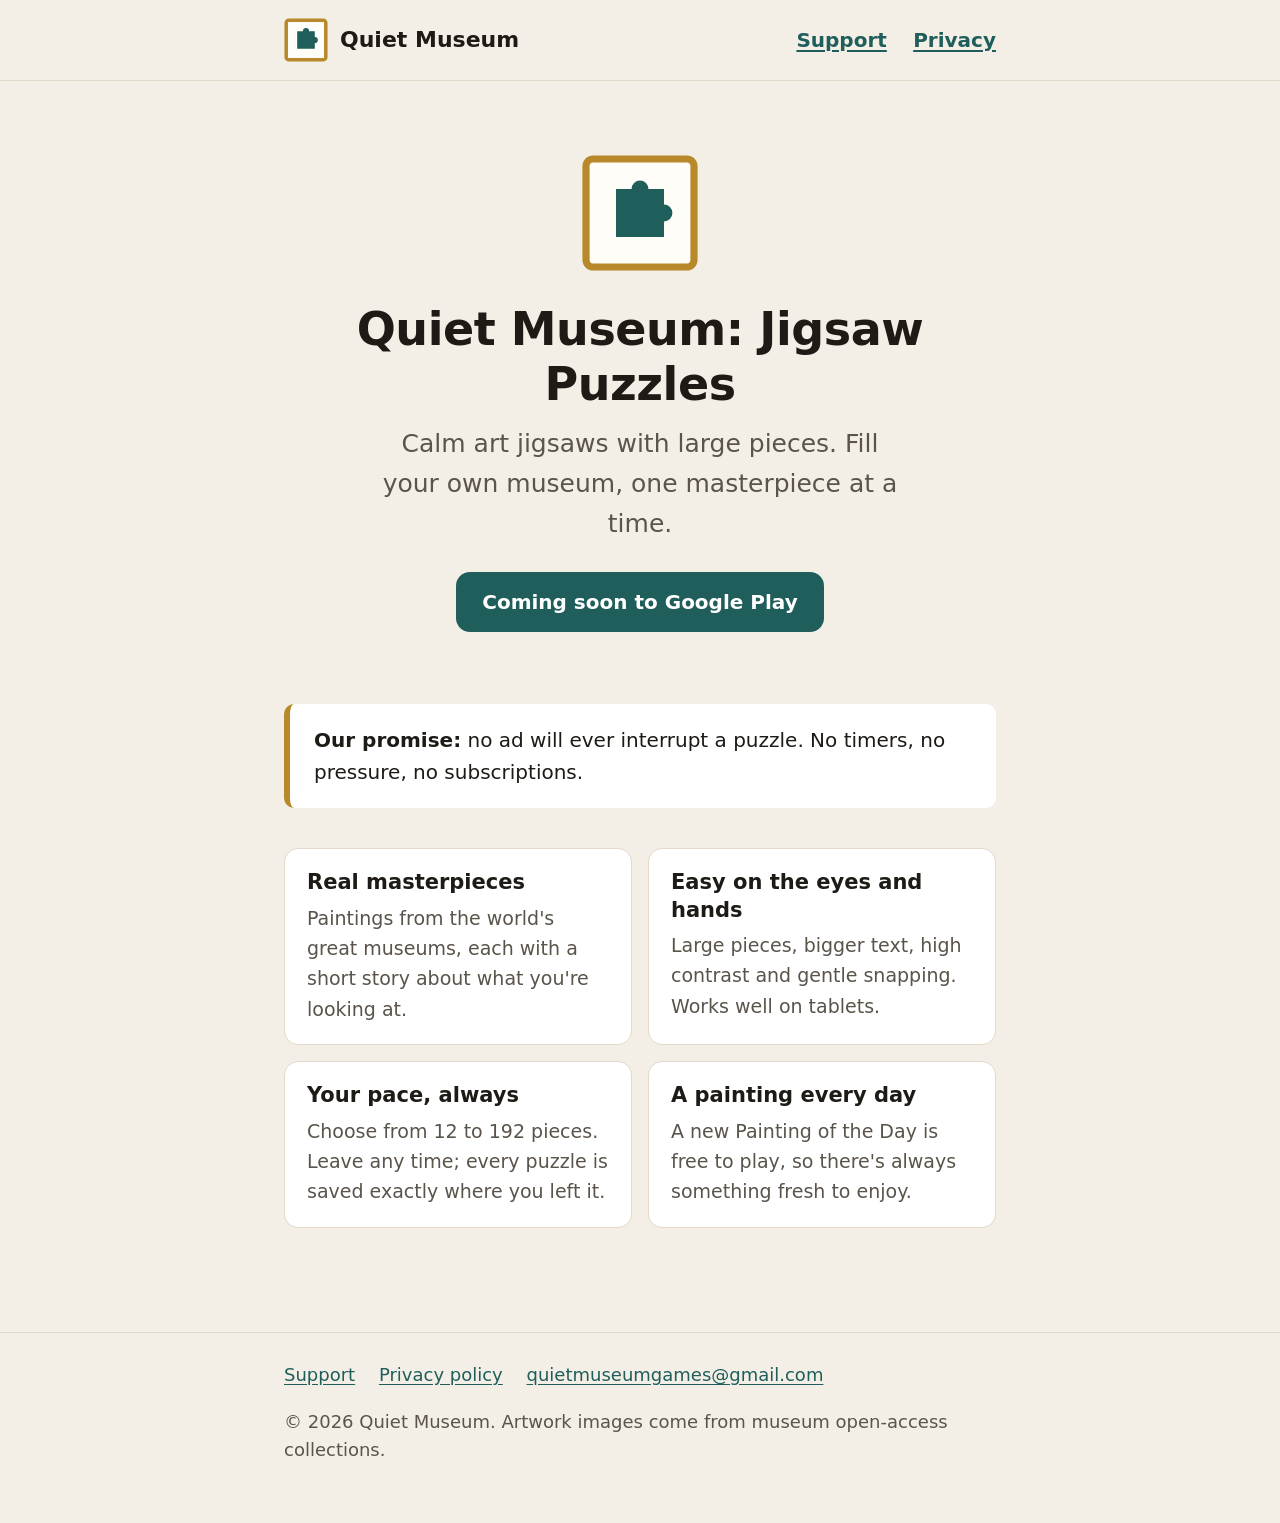
<file: index.html>
<!DOCTYPE html>
<html lang="en">
<head>
  <meta charset="utf-8">
  <meta name="viewport" content="width=device-width, initial-scale=1">
  <title>Quiet Museum: Jigsaw Puzzles</title>
  <meta name="description" content="Calm art jigsaw puzzles with large pieces, made for relaxing. No ads during puzzles, ever. Coming soon to Google Play.">
  <link rel="stylesheet" href="/style.css">
  <link rel="icon" href="data:image/svg+xml,%3Csvg xmlns='http://www.w3.org/2000/svg' viewBox='0 0 100 100'%3E%3Crect x='5' y='5' width='90' height='90' rx='6' fill='%23F4EFE6' stroke='%23B8892B' stroke-width='8'/%3E%3Cpath d='M30 30H43a7 7 0 1 1 14 0H70V43a7 7 0 1 1 0 14V70H30Z' fill='%231F5E5B'/%3E%3C/svg%3E">
</head>
<body>
  <header class="site">
    <div class="wrap">
      <a class="brand" href="/">
        <svg viewBox="0 0 100 100" aria-hidden="true"><rect x="5" y="5" width="90" height="90" rx="6" fill="#FFFDF8" stroke="#B8892B" stroke-width="8"/><path d="M30 30H43a7 7 0 1 1 14 0H70V43a7 7 0 1 1 0 14V70H30Z" fill="#1F5E5B"/></svg>
        Quiet Museum
      </a>
      <nav class="site" aria-label="Main">
        <a href="/support/">Support</a>
        <a href="/privacy/">Privacy</a>
      </nav>
    </div>
  </header>

  <main>
    <div class="wrap">
      <section class="hero">
        <svg viewBox="0 0 100 100" role="img" aria-label="A jigsaw piece in a gold picture frame"><rect x="5" y="5" width="90" height="90" rx="6" fill="#FFFDF8" stroke="#B8892B" stroke-width="6"/><path d="M30 30H43a7 7 0 1 1 14 0H70V43a7 7 0 1 1 0 14V70H30Z" fill="#1F5E5B"/></svg>
        <h1>Quiet Museum: Jigsaw Puzzles</h1>
        <p class="tagline">Calm art jigsaws with large pieces. Fill your own museum, one masterpiece at a time.</p>
        <span class="badge">Coming soon to Google Play</span>
      </section>

      <div class="promise">
        <p><strong>Our promise:</strong> no ad will ever interrupt a puzzle. No timers, no pressure, no subscriptions.</p>
      </div>

      <div class="cards">
        <div class="card">
          <h2>Real masterpieces</h2>
          <p>Paintings from the world's great museums, each with a short story about what you're looking at.</p>
        </div>
        <div class="card">
          <h2>Easy on the eyes and hands</h2>
          <p>Large pieces, bigger text, high contrast and gentle snapping. Works well on tablets.</p>
        </div>
        <div class="card">
          <h2>Your pace, always</h2>
          <p>Choose from 12 to 192 pieces. Leave any time; every puzzle is saved exactly where you left it.</p>
        </div>
        <div class="card">
          <h2>A painting every day</h2>
          <p>A new Painting of the Day is free to play, so there's always something fresh to enjoy.</p>
        </div>
      </div>
    </div>
  </main>

  <footer class="site">
    <div class="wrap">
      <a href="/support/">Support</a>
      <a href="/privacy/">Privacy policy</a>
      <a href="mailto:quietmuseumgames@gmail.com">quietmuseumgames@gmail.com</a>
      <p>&copy; 2026 Quiet Museum. Artwork images come from museum open-access collections.</p>
    </div>
  </footer>
</body>
</html>
</file>
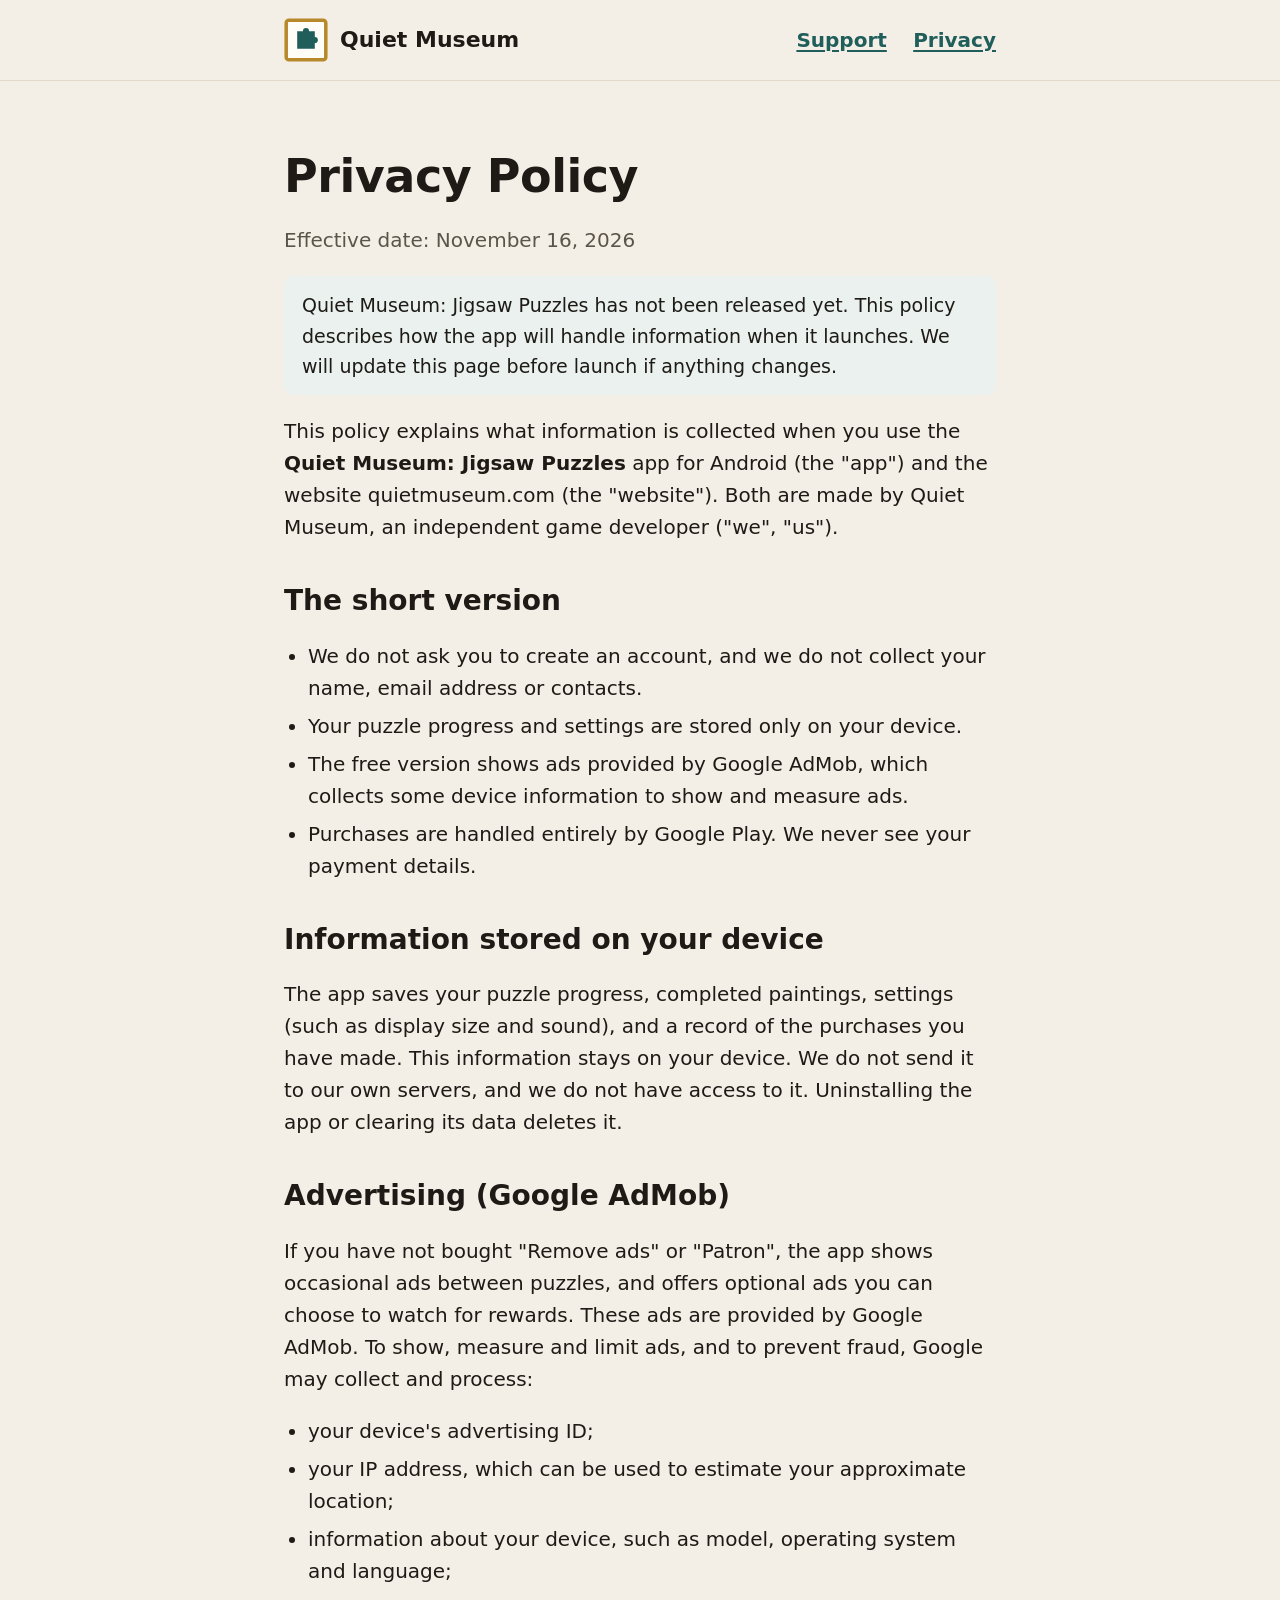
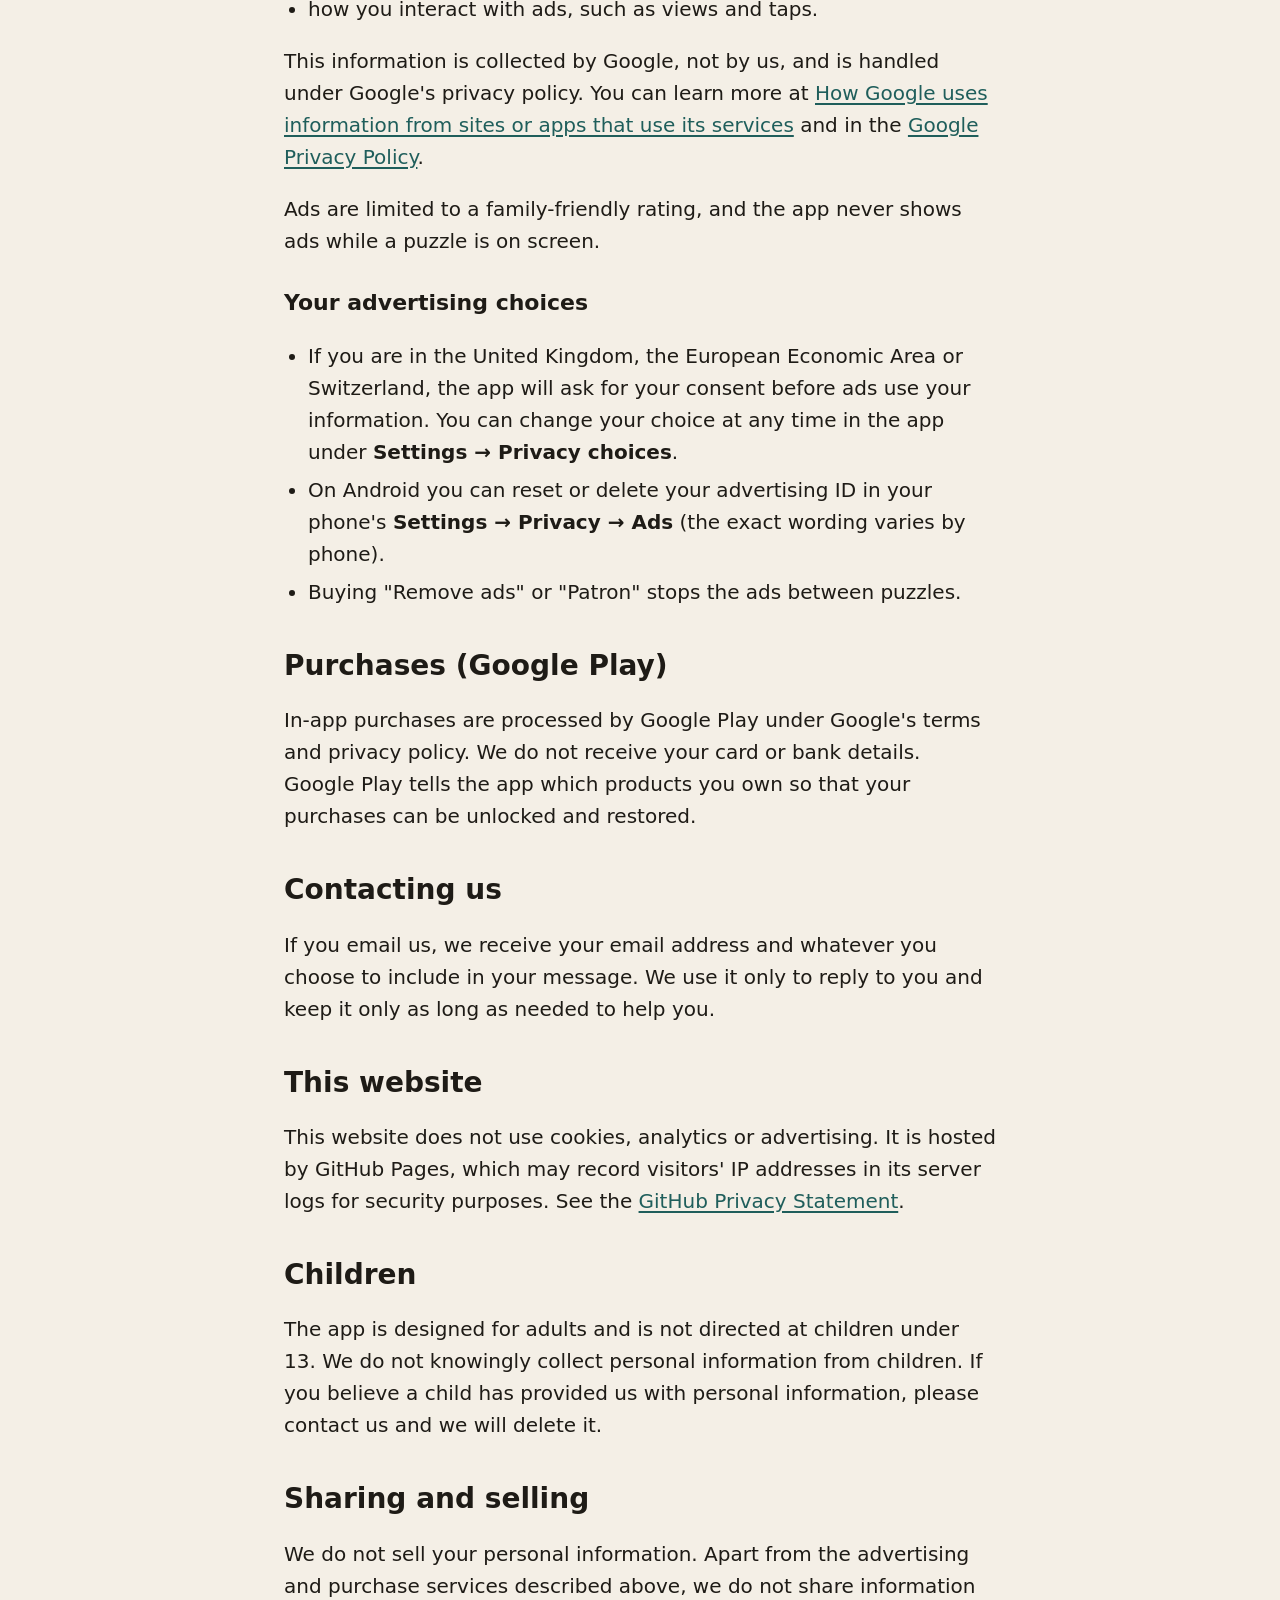
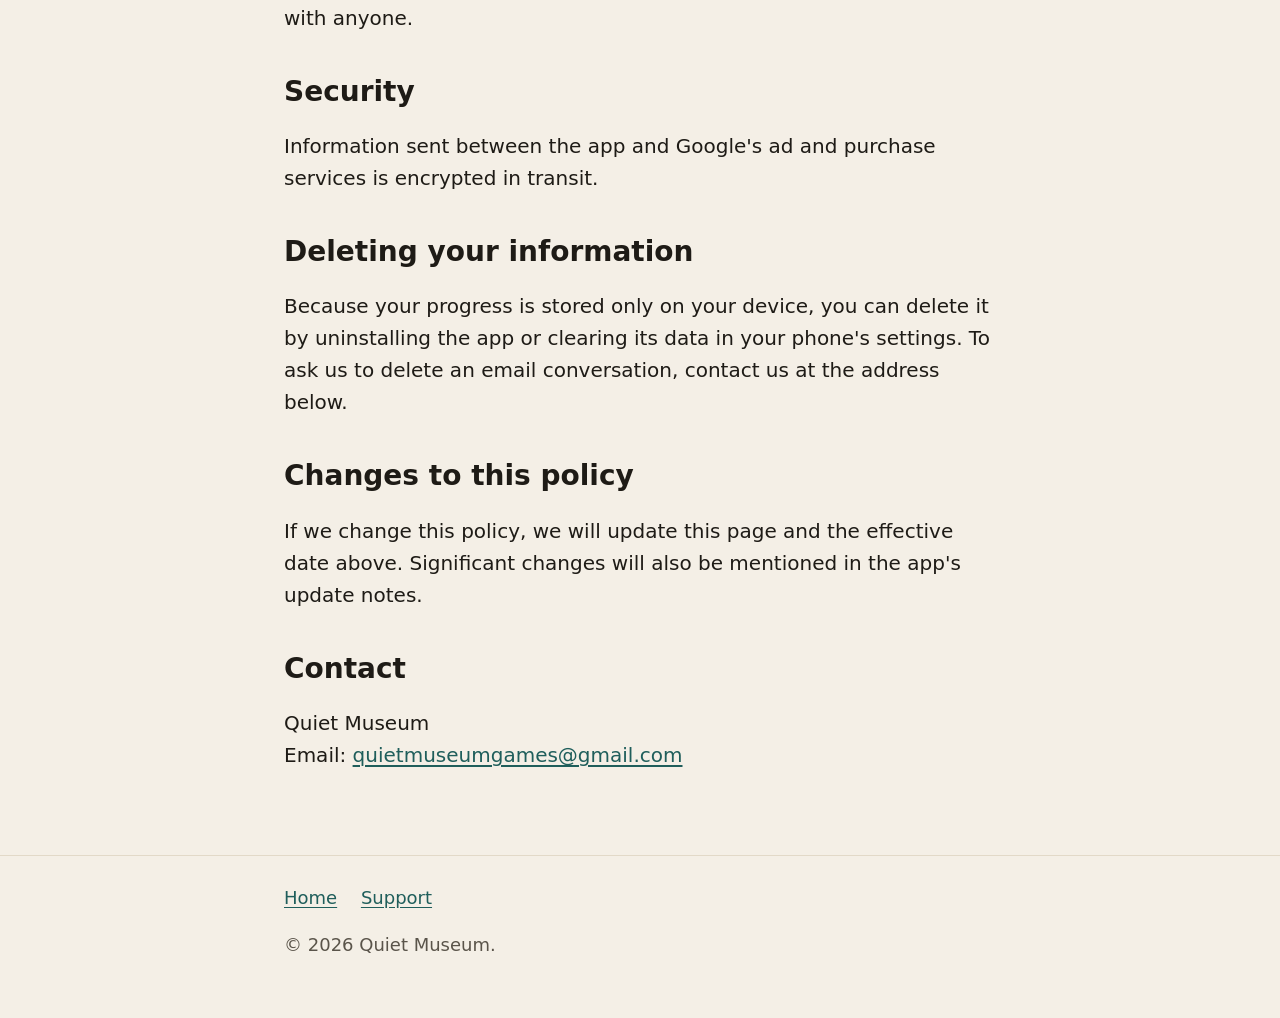
<file: privacy/index.html>
<!DOCTYPE html>
<html lang="en">
<head>
  <meta charset="utf-8">
  <meta name="viewport" content="width=device-width, initial-scale=1">
  <title>Privacy Policy · Quiet Museum</title>
  <meta name="description" content="Privacy policy for the Quiet Museum: Jigsaw Puzzles app and website.">
  <link rel="stylesheet" href="/style.css">
  <link rel="icon" href="data:image/svg+xml,%3Csvg xmlns='http://www.w3.org/2000/svg' viewBox='0 0 100 100'%3E%3Crect x='5' y='5' width='90' height='90' rx='6' fill='%23F4EFE6' stroke='%23B8892B' stroke-width='8'/%3E%3Cpath d='M30 30H43a7 7 0 1 1 14 0H70V43a7 7 0 1 1 0 14V70H30Z' fill='%231F5E5B'/%3E%3C/svg%3E">
</head>
<body>
  <header class="site">
    <div class="wrap">
      <a class="brand" href="/">
        <svg viewBox="0 0 100 100" aria-hidden="true"><rect x="5" y="5" width="90" height="90" rx="6" fill="#FFFDF8" stroke="#B8892B" stroke-width="8"/><path d="M30 30H43a7 7 0 1 1 14 0H70V43a7 7 0 1 1 0 14V70H30Z" fill="#1F5E5B"/></svg>
        Quiet Museum
      </a>
      <nav class="site" aria-label="Main">
        <a href="/support/">Support</a>
        <a href="/privacy/" aria-current="page">Privacy</a>
      </nav>
    </div>
  </header>

  <main>
    <div class="wrap">
      <h1>Privacy Policy</h1>
      <p class="muted">Effective date: November 16, 2026</p>

      <p class="note">Quiet Museum: Jigsaw Puzzles has not been released yet. This policy describes how the app will handle information when it launches. We will update this page before launch if anything changes.</p>

      <p>This policy explains what information is collected when you use the <strong>Quiet Museum: Jigsaw Puzzles</strong> app for Android (the "app") and the website quietmuseum.com (the "website"). Both are made by Quiet Museum, an independent game developer ("we", "us").</p>

      <h2>The short version</h2>
      <ul>
        <li>We do not ask you to create an account, and we do not collect your name, email address or contacts.</li>
        <li>Your puzzle progress and settings are stored only on your device.</li>
        <li>The free version shows ads provided by Google AdMob, which collects some device information to show and measure ads.</li>
        <li>Purchases are handled entirely by Google Play. We never see your payment details.</li>
      </ul>

      <h2>Information stored on your device</h2>
      <p>The app saves your puzzle progress, completed paintings, settings (such as display size and sound), and a record of the purchases you have made. This information stays on your device. We do not send it to our own servers, and we do not have access to it. Uninstalling the app or clearing its data deletes it.</p>

      <h2>Advertising (Google AdMob)</h2>
      <p>If you have not bought "Remove ads" or "Patron", the app shows occasional ads between puzzles, and offers optional ads you can choose to watch for rewards. These ads are provided by Google AdMob. To show, measure and limit ads, and to prevent fraud, Google may collect and process:</p>
      <ul>
        <li>your device's advertising ID;</li>
        <li>your IP address, which can be used to estimate your approximate location;</li>
        <li>information about your device, such as model, operating system and language;</li>
        <li>how you interact with ads, such as views and taps.</li>
      </ul>
      <p>This information is collected by Google, not by us, and is handled under Google's privacy policy. You can learn more at <a href="https://policies.google.com/technologies/partner-sites">How Google uses information from sites or apps that use its services</a> and in the <a href="https://policies.google.com/privacy">Google Privacy Policy</a>.</p>
      <p>Ads are limited to a family-friendly rating, and the app never shows ads while a puzzle is on screen.</p>

      <h3>Your advertising choices</h3>
      <ul>
        <li>If you are in the United Kingdom, the European Economic Area or Switzerland, the app will ask for your consent before ads use your information. You can change your choice at any time in the app under <strong>Settings → Privacy choices</strong>.</li>
        <li>On Android you can reset or delete your advertising ID in your phone's <strong>Settings → Privacy → Ads</strong> (the exact wording varies by phone).</li>
        <li>Buying "Remove ads" or "Patron" stops the ads between puzzles.</li>
      </ul>

      <h2>Purchases (Google Play)</h2>
      <p>In-app purchases are processed by Google Play under Google's terms and privacy policy. We do not receive your card or bank details. Google Play tells the app which products you own so that your purchases can be unlocked and restored.</p>

      <h2>Contacting us</h2>
      <p>If you email us, we receive your email address and whatever you choose to include in your message. We use it only to reply to you and keep it only as long as needed to help you.</p>

      <h2>This website</h2>
      <p>This website does not use cookies, analytics or advertising. It is hosted by GitHub Pages, which may record visitors' IP addresses in its server logs for security purposes. See the <a href="https://docs.github.com/en/site-policy/privacy-policies/github-general-privacy-statement">GitHub Privacy Statement</a>.</p>

      <h2>Children</h2>
      <p>The app is designed for adults and is not directed at children under 13. We do not knowingly collect personal information from children. If you believe a child has provided us with personal information, please contact us and we will delete it.</p>

      <h2>Sharing and selling</h2>
      <p>We do not sell your personal information. Apart from the advertising and purchase services described above, we do not share information with anyone.</p>

      <h2>Security</h2>
      <p>Information sent between the app and Google's ad and purchase services is encrypted in transit.</p>

      <h2>Deleting your information</h2>
      <p>Because your progress is stored only on your device, you can delete it by uninstalling the app or clearing its data in your phone's settings. To ask us to delete an email conversation, contact us at the address below.</p>

      <h2>Changes to this policy</h2>
      <p>If we change this policy, we will update this page and the effective date above. Significant changes will also be mentioned in the app's update notes.</p>

      <h2>Contact</h2>
      <p>Quiet Museum<br>
      Email: <a href="mailto:quietmuseumgames@gmail.com">quietmuseumgames@gmail.com</a></p>
    </div>
  </main>

  <footer class="site">
    <div class="wrap">
      <a href="/">Home</a>
      <a href="/support/">Support</a>
      <p>&copy; 2026 Quiet Museum.</p>
    </div>
  </footer>
</body>
</html>
</file>
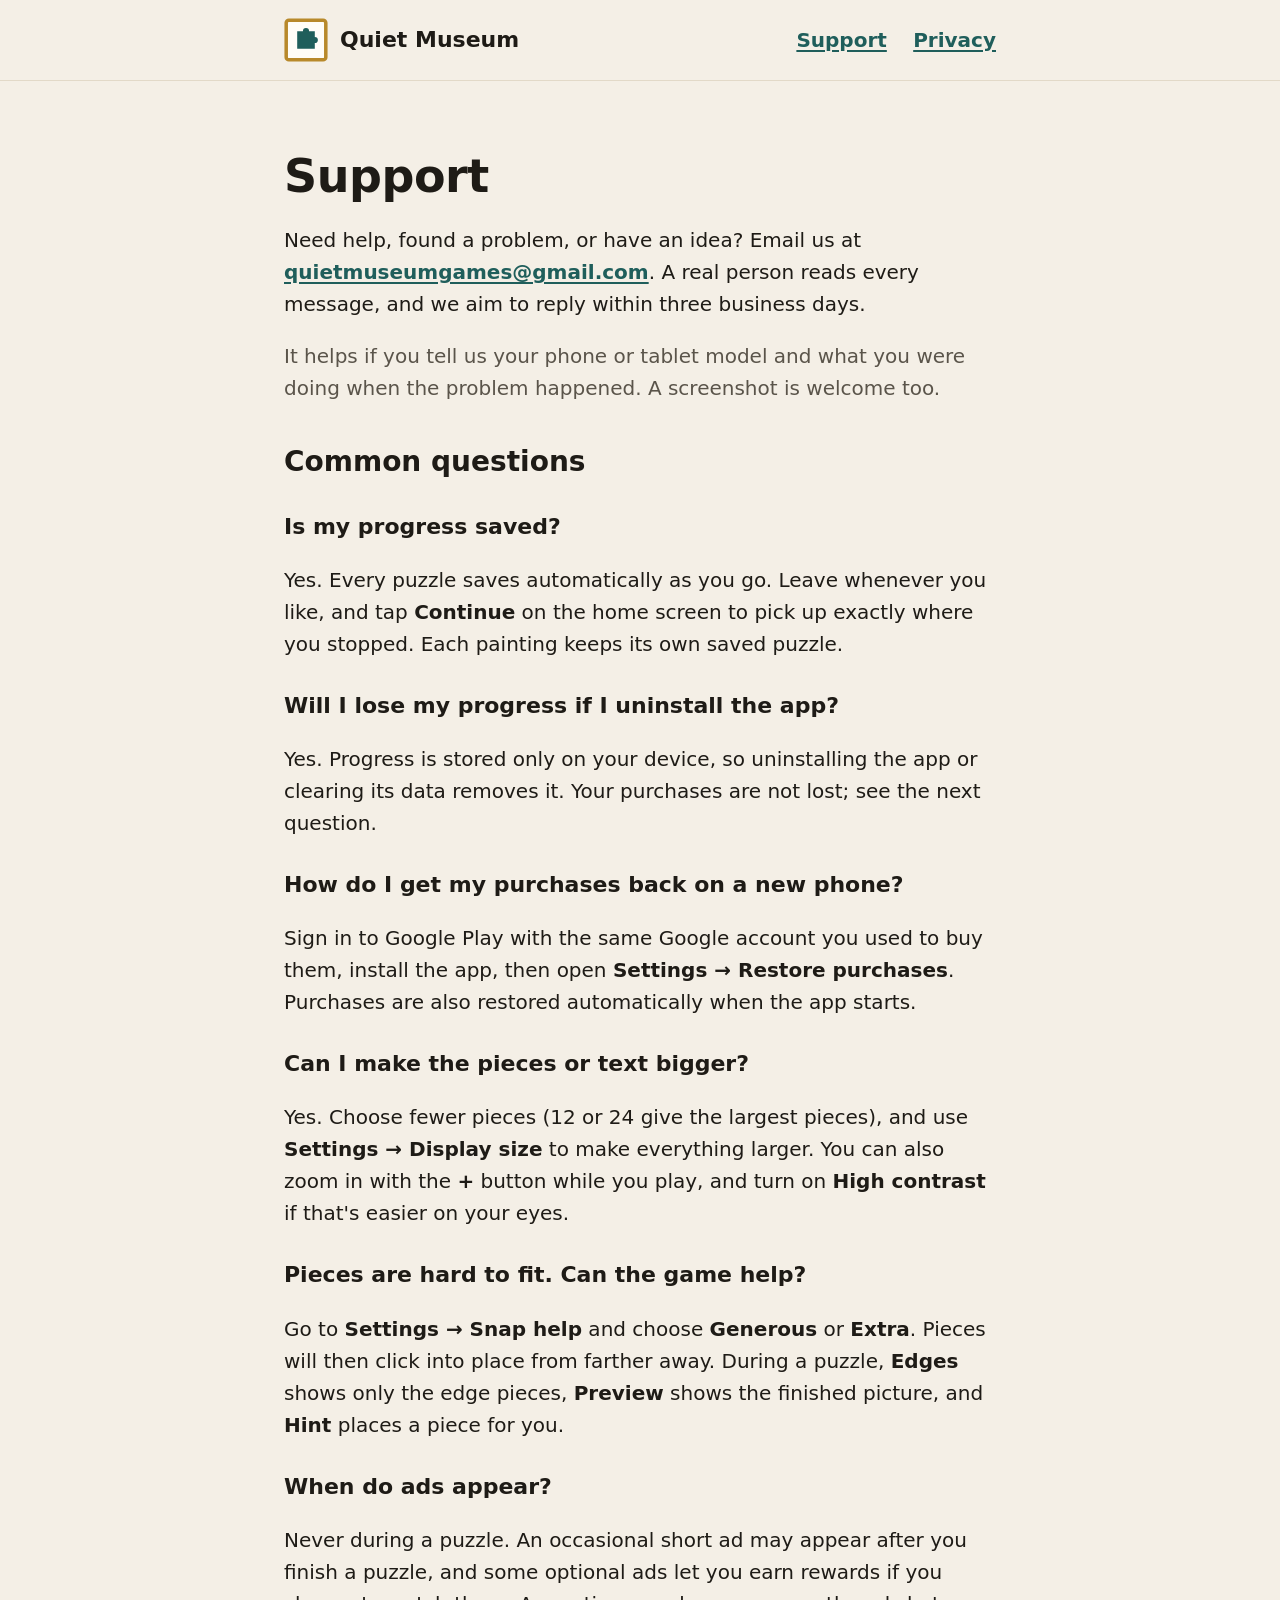
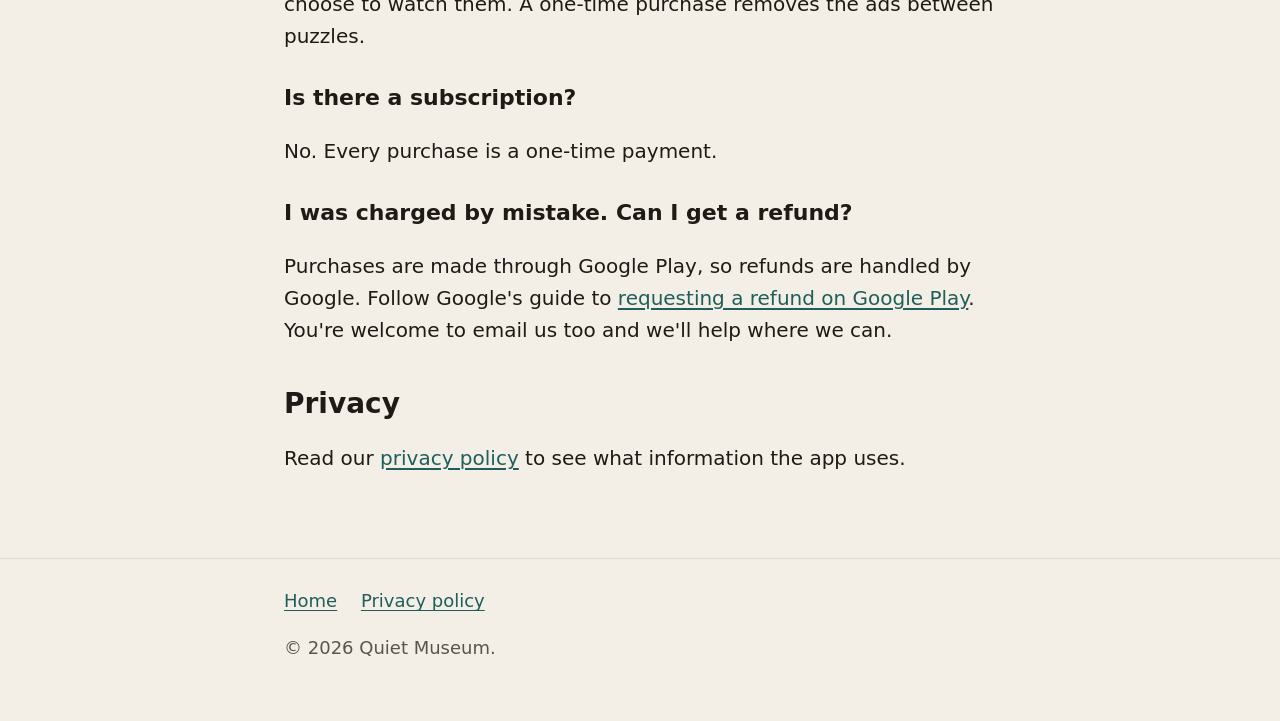
<file: support/index.html>
<!DOCTYPE html>
<html lang="en">
<head>
  <meta charset="utf-8">
  <meta name="viewport" content="width=device-width, initial-scale=1">
  <title>Support · Quiet Museum</title>
  <meta name="description" content="Help and contact for the Quiet Museum: Jigsaw Puzzles app.">
  <link rel="stylesheet" href="/style.css">
  <link rel="icon" href="data:image/svg+xml,%3Csvg xmlns='http://www.w3.org/2000/svg' viewBox='0 0 100 100'%3E%3Crect x='5' y='5' width='90' height='90' rx='6' fill='%23F4EFE6' stroke='%23B8892B' stroke-width='8'/%3E%3Cpath d='M30 30H43a7 7 0 1 1 14 0H70V43a7 7 0 1 1 0 14V70H30Z' fill='%231F5E5B'/%3E%3C/svg%3E">
</head>
<body>
  <header class="site">
    <div class="wrap">
      <a class="brand" href="/">
        <svg viewBox="0 0 100 100" aria-hidden="true"><rect x="5" y="5" width="90" height="90" rx="6" fill="#FFFDF8" stroke="#B8892B" stroke-width="8"/><path d="M30 30H43a7 7 0 1 1 14 0H70V43a7 7 0 1 1 0 14V70H30Z" fill="#1F5E5B"/></svg>
        Quiet Museum
      </a>
      <nav class="site" aria-label="Main">
        <a href="/support/" aria-current="page">Support</a>
        <a href="/privacy/">Privacy</a>
      </nav>
    </div>
  </header>

  <main>
    <div class="wrap">
      <h1>Support</h1>
      <p>Need help, found a problem, or have an idea? Email us at <a href="mailto:quietmuseumgames@gmail.com"><strong>quietmuseumgames@gmail.com</strong></a>. A real person reads every message, and we aim to reply within three business days.</p>
      <p class="muted">It helps if you tell us your phone or tablet model and what you were doing when the problem happened. A screenshot is welcome too.</p>

      <h2>Common questions</h2>

      <h3>Is my progress saved?</h3>
      <p>Yes. Every puzzle saves automatically as you go. Leave whenever you like, and tap <strong>Continue</strong> on the home screen to pick up exactly where you stopped. Each painting keeps its own saved puzzle.</p>

      <h3>Will I lose my progress if I uninstall the app?</h3>
      <p>Yes. Progress is stored only on your device, so uninstalling the app or clearing its data removes it. Your purchases are not lost; see the next question.</p>

      <h3>How do I get my purchases back on a new phone?</h3>
      <p>Sign in to Google Play with the same Google account you used to buy them, install the app, then open <strong>Settings → Restore purchases</strong>. Purchases are also restored automatically when the app starts.</p>

      <h3>Can I make the pieces or text bigger?</h3>
      <p>Yes. Choose fewer pieces (12 or 24 give the largest pieces), and use <strong>Settings → Display size</strong> to make everything larger. You can also zoom in with the <strong>+</strong> button while you play, and turn on <strong>High contrast</strong> if that's easier on your eyes.</p>

      <h3>Pieces are hard to fit. Can the game help?</h3>
      <p>Go to <strong>Settings → Snap help</strong> and choose <strong>Generous</strong> or <strong>Extra</strong>. Pieces will then click into place from farther away. During a puzzle, <strong>Edges</strong> shows only the edge pieces, <strong>Preview</strong> shows the finished picture, and <strong>Hint</strong> places a piece for you.</p>

      <h3>When do ads appear?</h3>
      <p>Never during a puzzle. An occasional short ad may appear after you finish a puzzle, and some optional ads let you earn rewards if you choose to watch them. A one-time purchase removes the ads between puzzles.</p>

      <h3>Is there a subscription?</h3>
      <p>No. Every purchase is a one-time payment.</p>

      <h3>I was charged by mistake. Can I get a refund?</h3>
      <p>Purchases are made through Google Play, so refunds are handled by Google. Follow Google's guide to <a href="https://support.google.com/googleplay/answer/2479637">requesting a refund on Google Play</a>. You're welcome to email us too and we'll help where we can.</p>

      <h2>Privacy</h2>
      <p>Read our <a href="/privacy/">privacy policy</a> to see what information the app uses.</p>
    </div>
  </main>

  <footer class="site">
    <div class="wrap">
      <a href="/">Home</a>
      <a href="/privacy/">Privacy policy</a>
      <p>&copy; 2026 Quiet Museum.</p>
    </div>
  </footer>
</body>
</html>
</file>
<file: style.css>
:root {
  --bg: #F4EFE6;
  --surface: #FFFFFF;
  --text: #1E1B16;
  --muted: #5A544A;
  --accent: #1F5E5B;
  --gold: #B8892B;
  --line: #E2D9C8;
}

* { box-sizing: border-box; }

html { font-size: 20px; }

body {
  margin: 0;
  background: var(--bg);
  color: var(--text);
  font-family: "Atkinson Hyperlegible", Verdana, "Segoe UI", system-ui, -apple-system, sans-serif;
  line-height: 1.6;
}

a { color: var(--accent); text-underline-offset: 3px; }
a:hover { text-decoration-thickness: 2px; }
a:focus-visible { outline: 3px solid var(--gold); outline-offset: 3px; border-radius: 4px; }

.wrap { max-width: 760px; margin: 0 auto; padding: 0 24px; }

header.site {
  border-bottom: 1px solid var(--line);
  background: var(--bg);
}
header.site .wrap {
  display: flex; align-items: center; justify-content: space-between;
  gap: 16px; padding-top: 18px; padding-bottom: 18px; flex-wrap: wrap;
}
.brand {
  display: flex; align-items: center; gap: 12px;
  color: var(--text); text-decoration: none; font-weight: 700; font-size: 1.1rem;
}
.brand svg { width: 44px; height: 44px; flex: none; }
nav.site a { margin-left: 20px; font-weight: 600; }
nav.site a:first-child { margin-left: 0; }

main { padding: 48px 0 64px; }

.hero { text-align: center; padding: 24px 0 40px; }
.hero svg { width: 120px; height: 120px; }
h1 { font-size: 2.3rem; line-height: 1.2; margin: 20px 0 12px; letter-spacing: -0.01em; }
.tagline { font-size: 1.25rem; color: var(--muted); margin: 0 auto 28px; max-width: 34ch; }

.badge {
  display: inline-block; background: var(--accent); color: #fff;
  padding: 14px 26px; border-radius: 14px; font-weight: 700; font-size: 1rem;
}

.cards { display: grid; grid-template-columns: 1fr 1fr; gap: 16px; margin: 40px 0; }
.card {
  background: var(--surface); border: 1px solid var(--line); border-radius: 14px;
  padding: 20px 22px;
}
.card h2 { font-size: 1.05rem; margin: 0 0 6px; }
.card p { margin: 0; color: var(--muted); font-size: 0.95rem; }

.promise {
  background: var(--surface); border-left: 6px solid var(--gold); border-radius: 10px;
  padding: 20px 24px; margin: 32px 0;
}
.promise p { margin: 0; }

h2 { font-size: 1.4rem; margin: 40px 0 10px; line-height: 1.3; }
h3 { font-size: 1.1rem; margin: 28px 0 6px; }
p, li { max-width: 68ch; }
ul { padding-left: 1.2em; }
li { margin: 6px 0; }

.note {
  background: #EAF1EF; border-radius: 10px; padding: 14px 18px; font-size: 0.95rem;
}
.muted { color: var(--muted); }

footer.site { border-top: 1px solid var(--line); padding: 28px 0 40px; font-size: 0.9rem; color: var(--muted); }
footer.site a { margin-right: 18px; }

@media (max-width: 640px) {
  html { font-size: 18px; }
  .cards { grid-template-columns: 1fr; }
  h1 { font-size: 1.9rem; }
  nav.site a { margin-left: 14px; }
}
</file>
